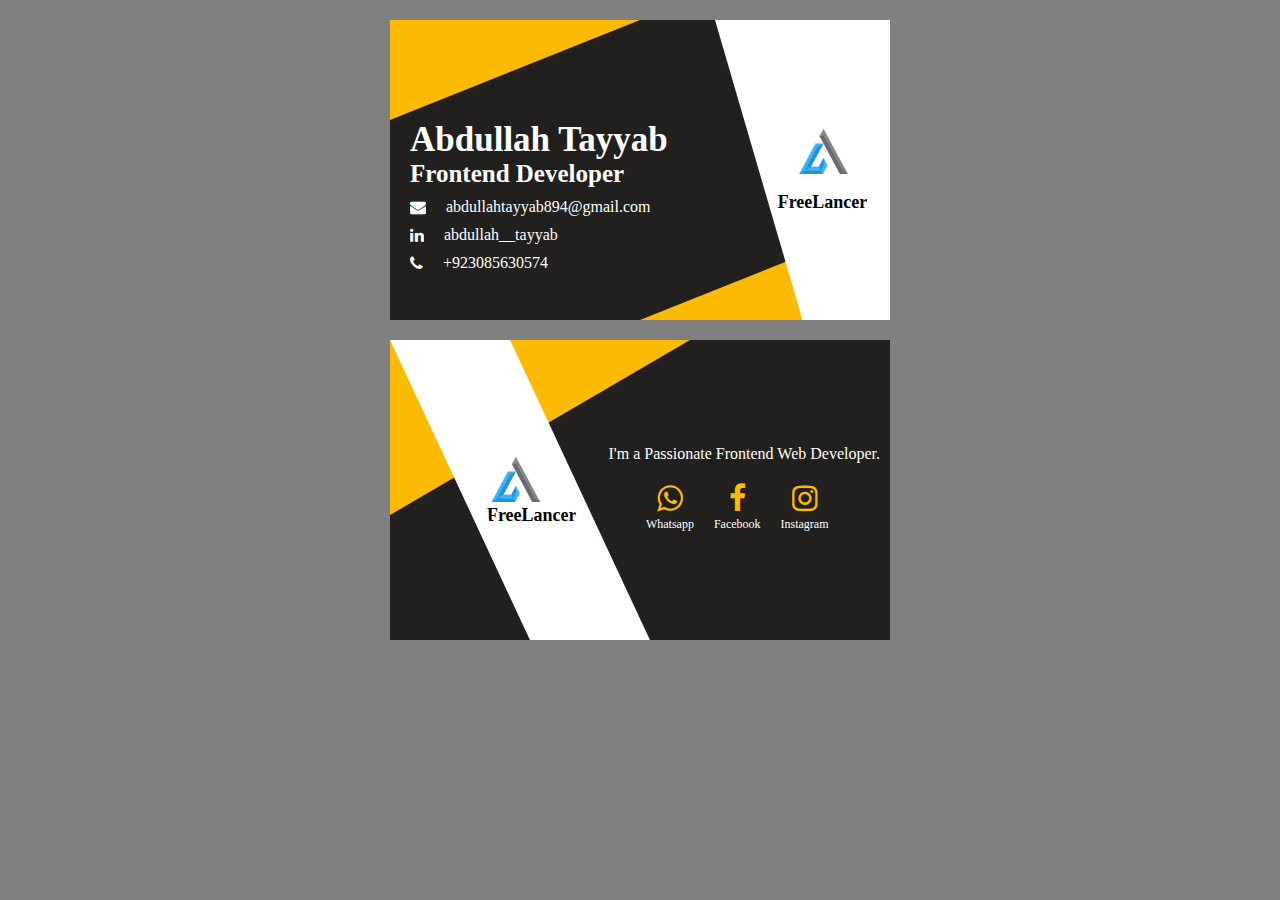
<file: day 1-businessCard-HtmlCss/index.html>
<!DOCTYPE html>
<html lang="en">

<head>
    <meta charset="UTF-8">
    <meta name="viewport" content="width=device-width, initial-scale=1.0">
    <link rel="stylesheet" href="styles.css">
    <link rel="stylesheet" href="https://cdnjs.cloudflare.com/ajax/libs/font-awesome/4.7.0/css/font-awesome.min.css">
    <title>Business Card</title>
</head>

<body>
    <div class="card-front-side">
        <div class="content">
            <h1>Abdullah Tayyab</h1>
            <h2>Frontend Developer</h2>
            <div>
                <i class="fa fa-envelope"></i>
                <p>abdullahtayyab894@gmail.com</p>
            </div>
            <div>
                <i class="fa fa-linkedin"></i>
                <p>abdullah__tayyab</p>
            </div>
            <div>
                <i class="fa fa-phone"></i>
                <p>+923085630574</p>
            </div>
        </div>
        <div class="left-card"></div>
        <div class="right-card"></div>
        <div class="top-card">
            <div>
                <img src="./logo.png" alt="logo" />
                <h1>FreeLancer</h1>
            </div>
        </div>
    </div>
    <div class="card-back-side">
        <div class="left-side"></div>
        <div class="top-side">
            <div>
                <img src="./logo.png" alt="logo" />
                <h1>FreeLancer</h1>
            </div>
        </div>
        <div class="back-side-content">
            <p>I'm a Passionate Frontend Web Developer.</p>
            <div class="social-icon">
                <div>
                    <i class="fa fa-whatsapp"></i>
                    <p>Whatsapp</p>
                </div>
                <div>
                    <i class="fa fa-facebook"></i>
                    <p>Facebook</p>
                </div>
                <div>
                    <i class="fa fa-instagram"></i>
                    <p>Instagram</p>
                </div>
            </div>
        </div>
    </div>
</body>
</file>
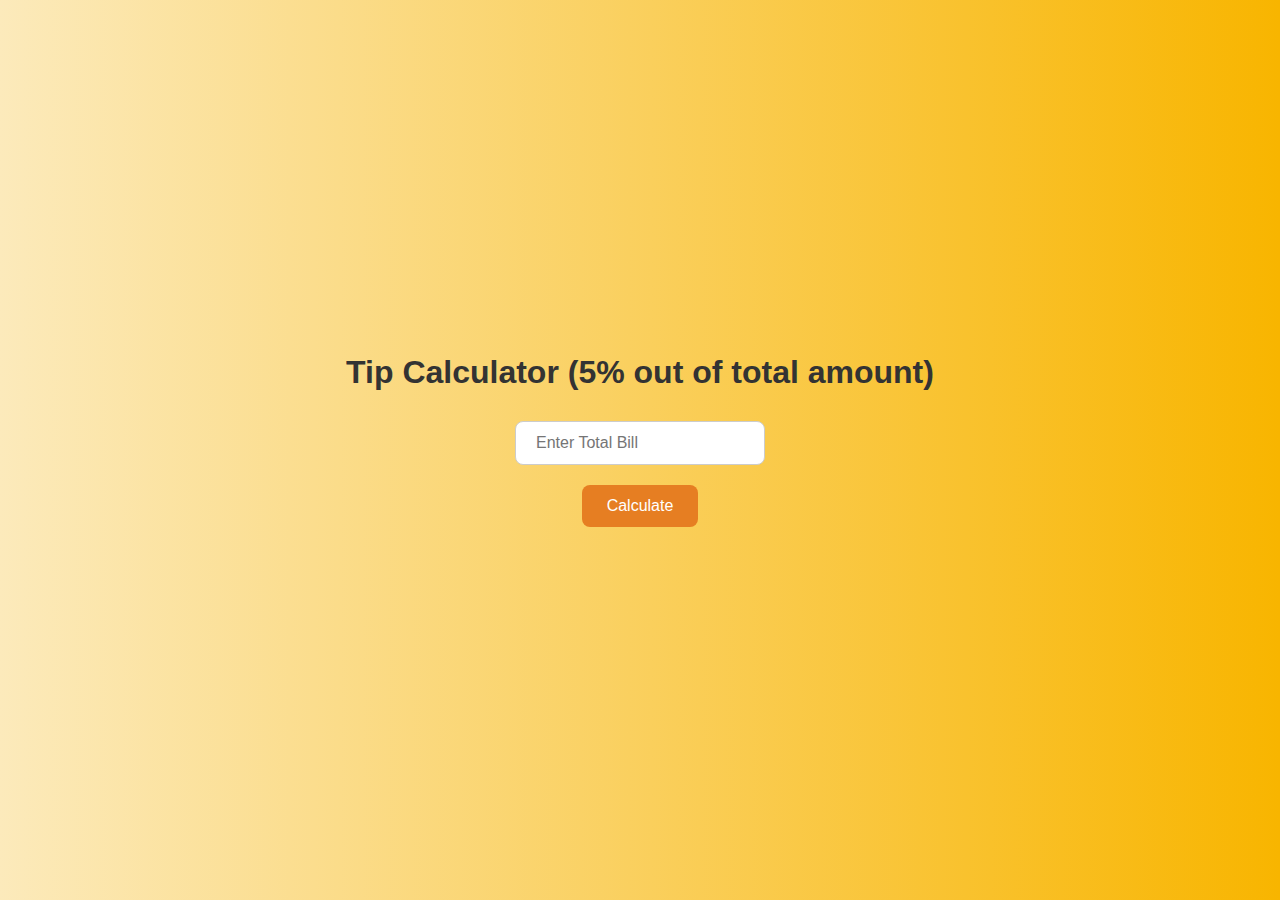
<file: day 10-tipCalculator-HtmlCssJs/index.html>
<!DOCTYPE html>
<html lang="en">
<head>
    <meta charset="UTF-8">
    <meta name="viewport" content="width=device-width, initial-scale=1.0">
    <title>Tip Calculator</title>
    <link rel="stylesheet" href="style.css">
</head>
<body>
    <h1>Tip Calculator (5% out of total amount)</h1>
    <input type="number" placeholder="Enter Total Bill" id="amount">
    <button onclick="calculate()">Calculate</button>
    <p id="output"></p>
    <script src="script.js"></script>
</body>
</html>
</file>
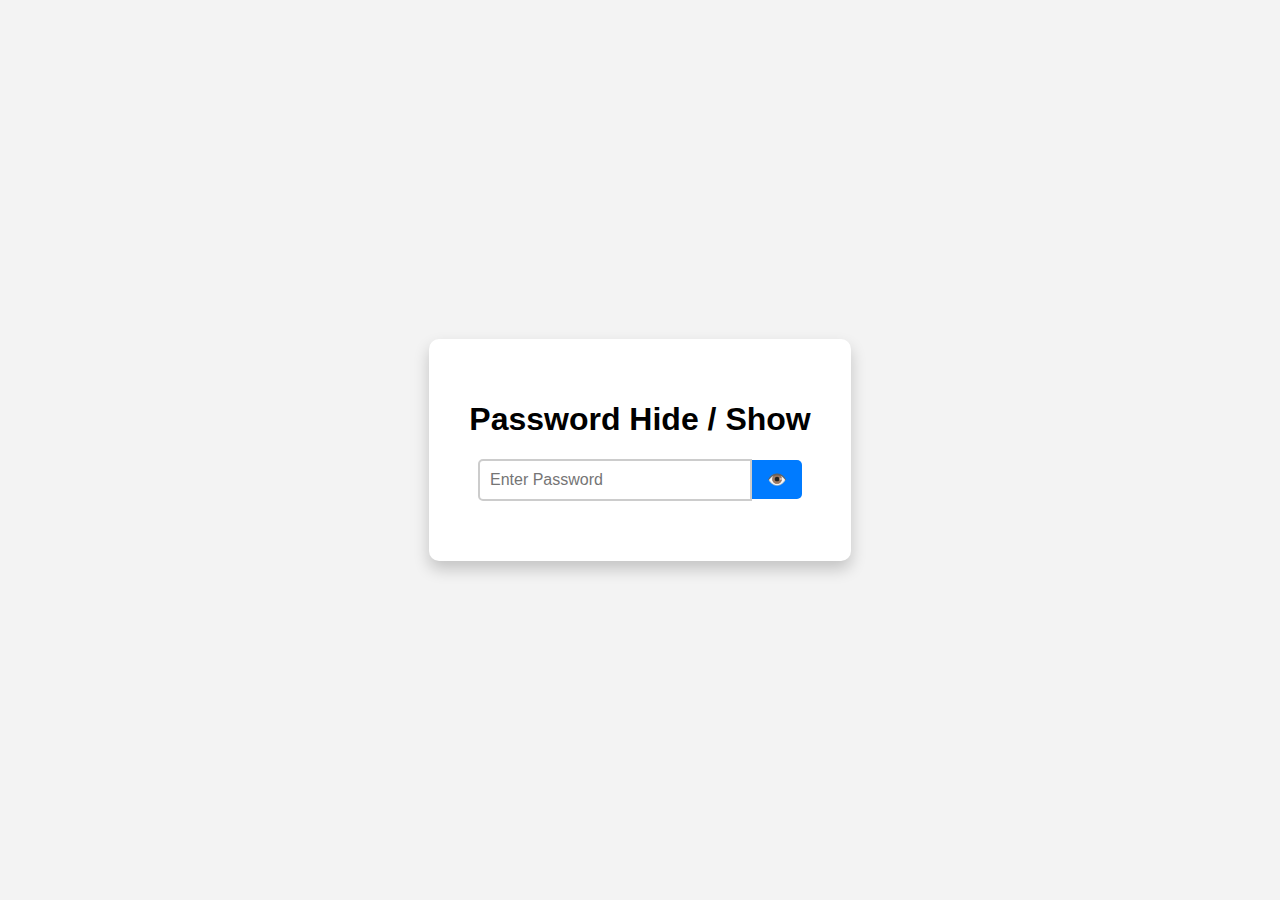
<file: day 11-passwordHideUnhide-HtmlCssJs/index.html>
<!DOCTYPE html>
<html lang="en">
<head>
  <meta charset="UTF-8" />
  <meta name="viewport" content="width=device-width, initial-scale=1.0"/>
  <title>Password Hide / Unhide</title>
  <link rel="stylesheet" href="style.css" />
</head>
<body>

  <div class="container">
    <h1>Password Hide / Show</h1>
    <div class="input-group">
      <input type="password" placeholder="Enter Password" id="input" />
      <button onclick="password()">👁️</button>
    </div>
    <h2 id="notification"></h2>
  </div>

  <script src="script.js"></script>
</body>
</html>
</file>
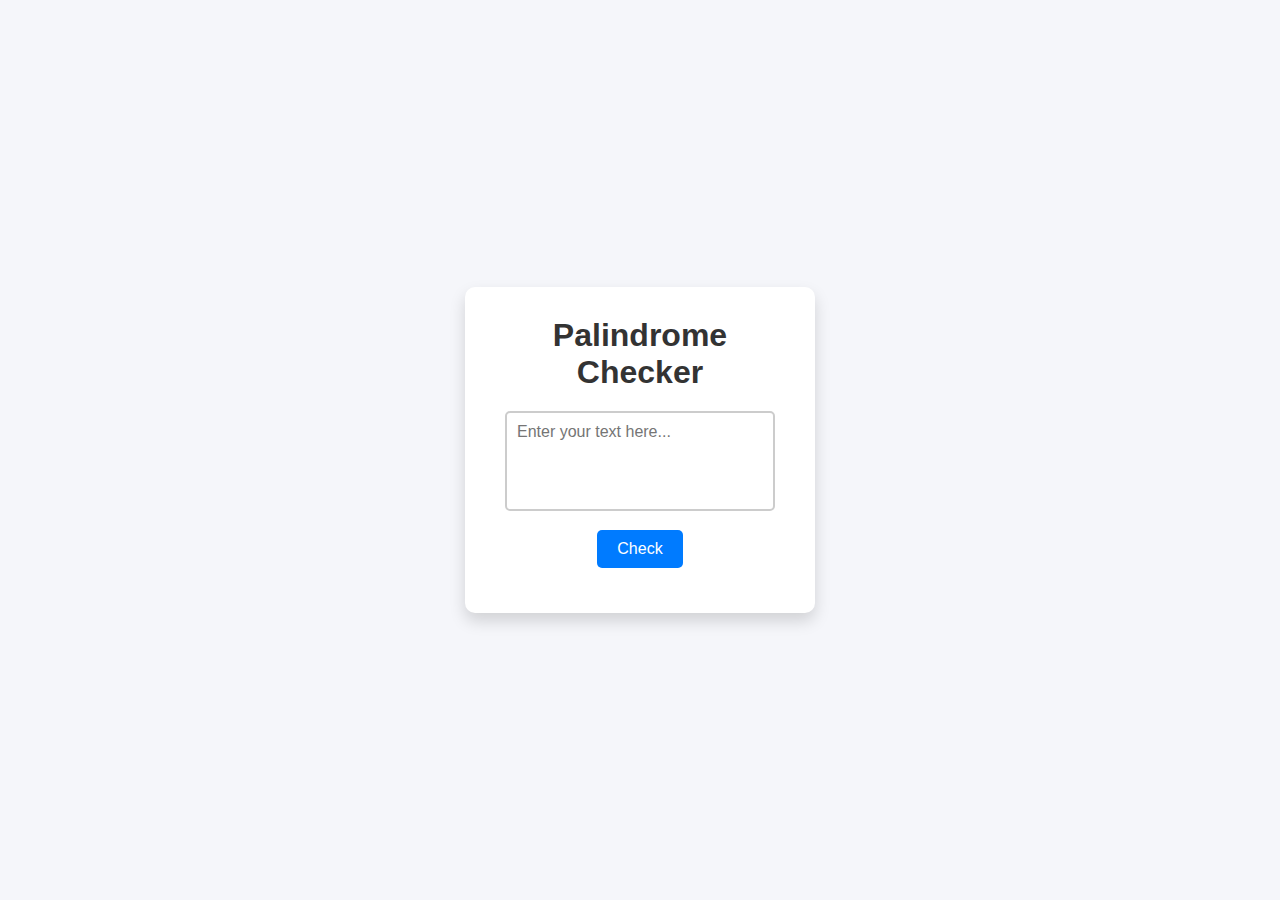
<file: day 12-palindromeChecker-HtmlCssJs/index.html>
<!DOCTYPE html>
<html lang="en">
<head>
  <meta charset="UTF-8" />
  <meta name="viewport" content="width=device-width, initial-scale=1.0"/>
  <title>Palindrome Checker</title>
  <link rel="stylesheet" href="style.css" />
</head>
<body>

  <div class="container">
    <h1>Palindrome Checker</h1>
    <textarea id="text" placeholder="Enter your text here..."></textarea>
    <button onclick="checkPalindrome()">Check</button>
    <p id="output"></p>
  </div>

  <script src="script.js"></script>
</body>
</html>
</file>
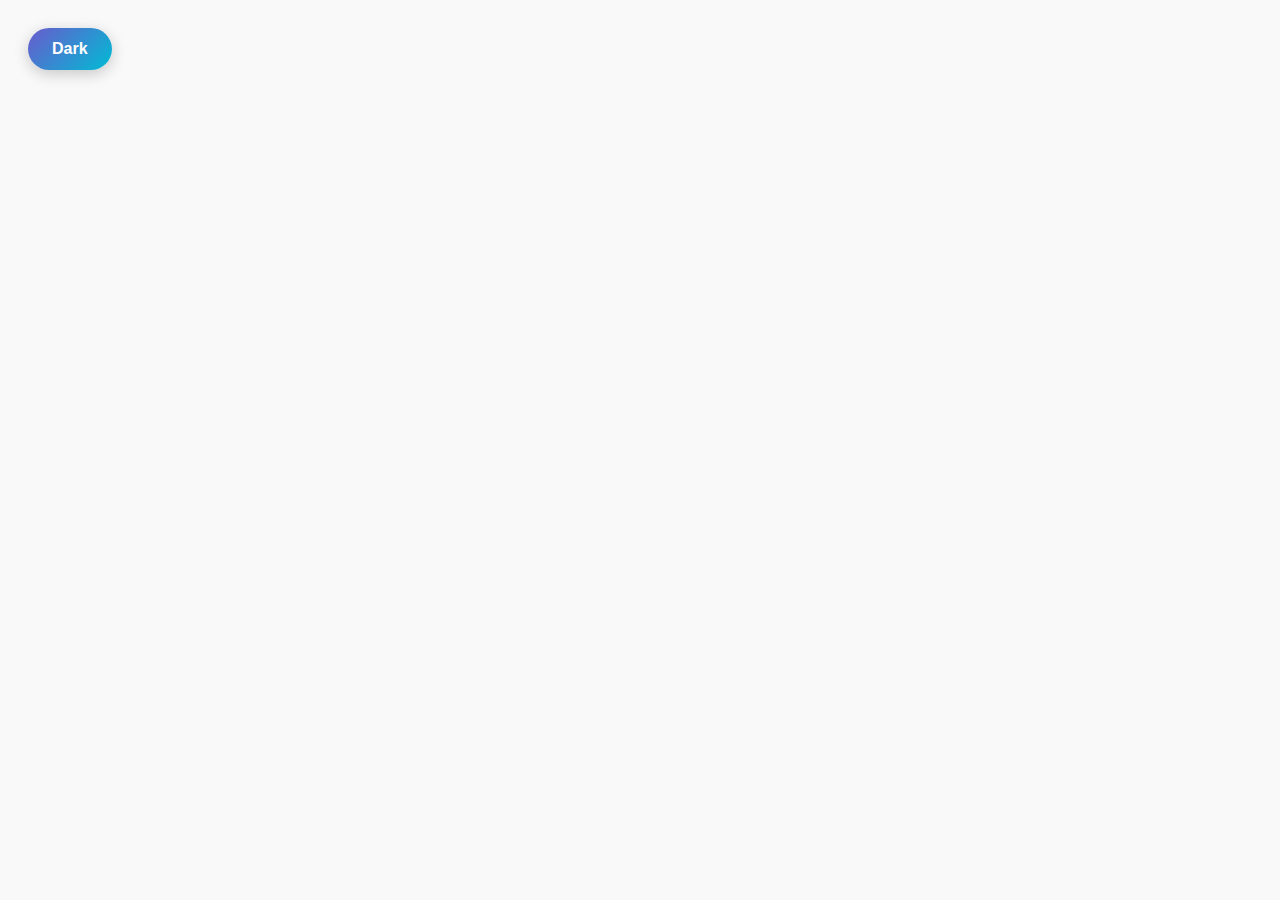
<file: day 13-darkAndLightModetoggle-HtmlCssJs/index.html>
<!DOCTYPE html>
<html lang="en">
<head>
  <meta charset="UTF-8">
  <meta name="viewport" content="width=device-width, initial-scale=1.0">
  <title>Dark Light Mode</title>
  <link rel="stylesheet" href="style.css">
</head>
<body id="body" class="light">
  <button onclick="toggleMode()" id="btn">Dark</button>
  <script src="script.js"></script>
</body>
</html>
</file>
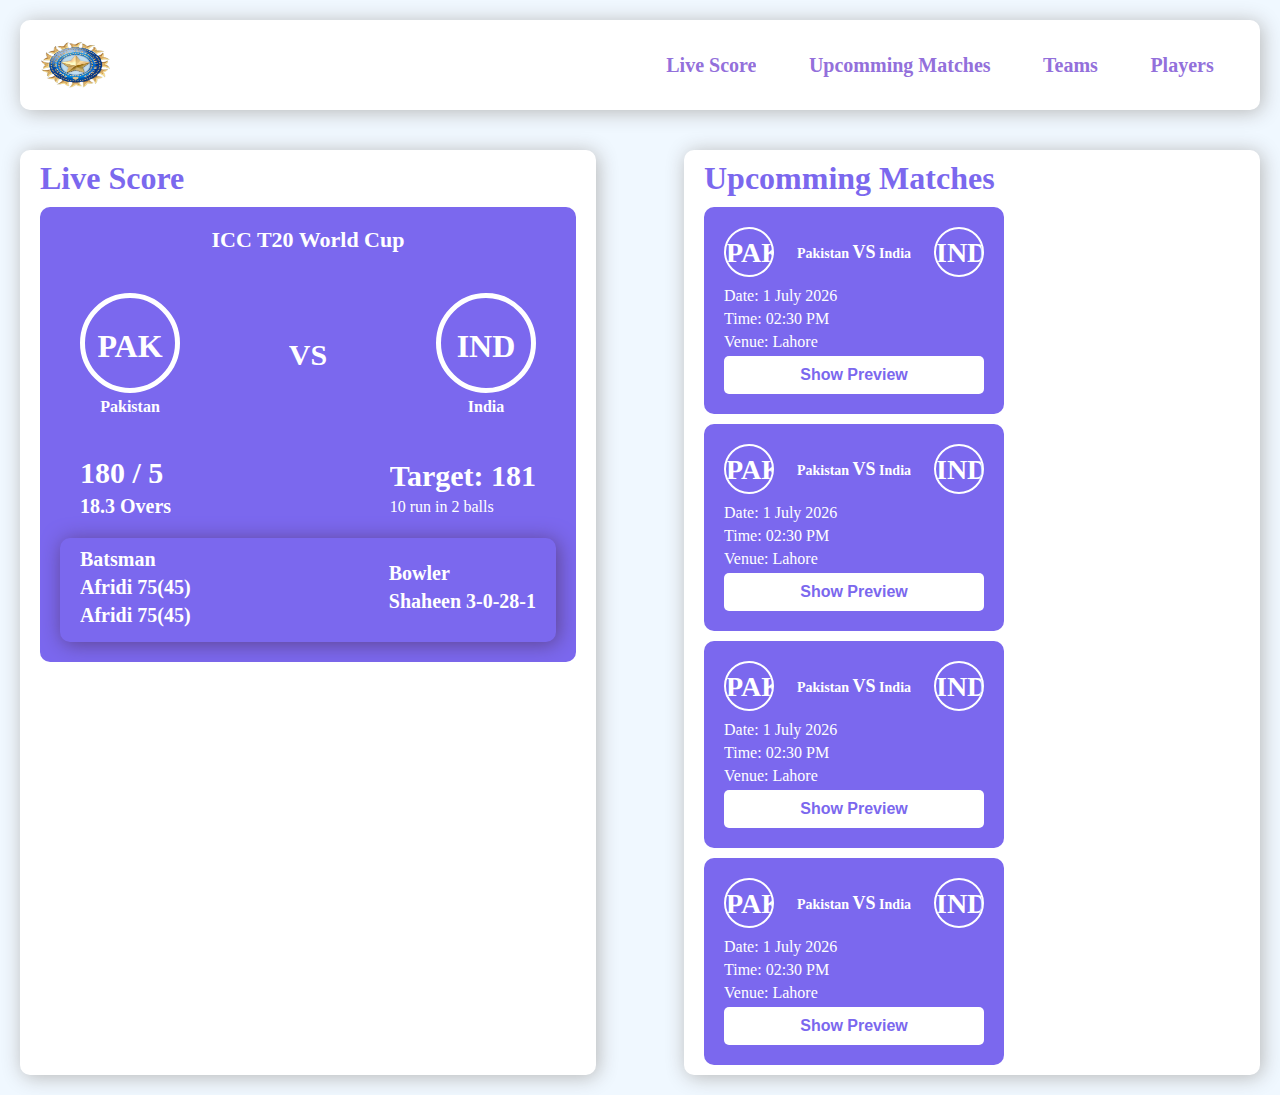
<file: day 2-landingPage-HtmlCss/index.html>
<!DOCTYPE html>
<html lang="en">

<head>
    <meta charset="UTF-8">
    <meta name="viewport" content="width=device-width, initial-scale=1.0">
    <title>Cricket managment system</title>
    <link rel="stylesheet" href="styles.css">
</head>

<body>
    <nav class="navbar">
        <img src="./logo.png" alt="Logo" />
        <ul>
            <li>Live Score</li>
            <li>Upcomming Matches</li>
            <li>Teams</li>
            <li>Players</li>
        </ul>
    </nav>
    <section class="match-container">
        <!-- live score  -->
        <section class="live-score">
            <h1>Live Score</h1>
            <div class="teams-container">
                <h2>ICC T20 World Cup</h2>
                <div class="teams">
                    <div>
                        <h1>PAK</h1>
                        <strong>Pakistan</strong>
                    </div>
                    <div>
                        <span class="vs">VS</span>
                    </div>
                    <div>
                        <h1>IND</h1>
                        <strong>India</strong>
                    </div>
                </div>
                <div class="overview">
                    <div>
                        <h1>180 / 5</h1>
                        <h2>18.3 Overs</h2>
                    </div>
                    <div>
                        <h1>Target: 181</h1>
                        <p>10 run in 2 balls</p>
                    </div>
                </div>
                <div class="players">
                    <div>
                        <h1>Batsman</h1>
                        <h1>Afridi 75(45)</h1>
                        <h1>Afridi 75(45)</h1>
                    </div>
                    <div>
                        <h1>Bowler</h1>
                        <h1>Shaheen 3-0-28-1</h1>
                    </div>
                </div>
            </div>
        </section>

        <!-- upcomming matches  -->

        <section class="matches">
            <h1>Upcomming Matches</h1>
            <div>
                <div class="team">
                    <div class="teams-name">
                        <h1>PAK</h1>
                        <h2>Pakistan <span>VS</span> India</h2>
                        <h1>IND</h1>
                    </div>
                    <div class="match-detail">
                        <p>Date: 1 July 2026</p>
                        <p>Time: 02:30 PM</p>
                        <p>Venue: Lahore</p>
                        <button>Show Preview</button>
                    </div>
                </div>
                <div class="team">
                    <div class="teams-name">
                        <h1>PAK</h1>
                        <h2>Pakistan <span>VS</span> India</h2>
                        <h1>IND</h1>
                    </div>
                    <div class="match-detail">
                        <p>Date: 1 July 2026</p>
                        <p>Time: 02:30 PM</p>
                        <p>Venue: Lahore</p>
                        <button>Show Preview</button>
                    </div>
                </div>
                <div class="team">
                    <div class="teams-name">
                        <h1>PAK</h1>
                        <h2>Pakistan <span>VS</span> India</h2>
                        <h1>IND</h1>
                    </div>
                    <div class="match-detail">
                        <p>Date: 1 July 2026</p>
                        <p>Time: 02:30 PM</p>
                        <p>Venue: Lahore</p>
                        <button>Show Preview</button>
                    </div>
                </div>
                <div class="team">
                    <div class="teams-name">
                        <h1>PAK</h1>
                        <h2>Pakistan <span>VS</span> India</h2>
                        <h1>IND</h1>
                    </div>
                    <div class="match-detail">
                        <p>Date: 1 July 2026</p>
                        <p>Time: 02:30 PM</p>
                        <p>Venue: Lahore</p>
                        <button>Show Preview</button>
                    </div>
                </div>
            </div>
        </section>
    </section>
</body>

</html>
</file>
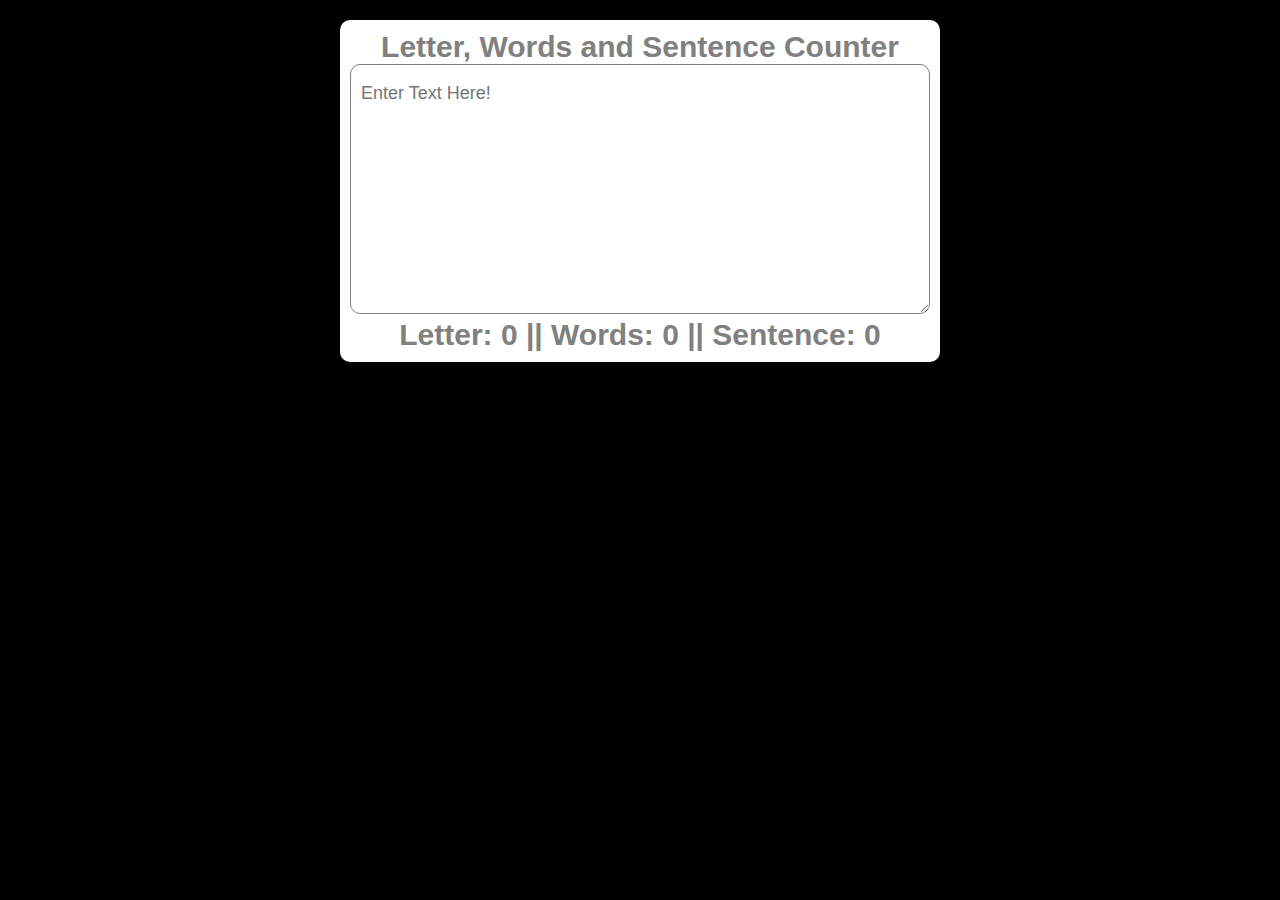
<file: day 4-WordCounter-HtmlCssJs/index.html>
<!DOCTYPE html>
<html lang="en">

<head>
    <meta charset="UTF-8">
    <meta name="viewport" content="width=device-width, initial-scale=1.0">
    <title>Word Counter</title>
    <link rel="stylesheet" href="style.css">
</head>

<body>
    <div class="container">
        <h1>Letter, Words and Sentence Counter</h1>
        <textarea name="" id="input" placeholder="Enter Text Here!" required></textarea>
        <h1 id="output">Letter: 0 || Words: 0 || Sentence: 0</h1>
    </div>
    <script src="script.js"></script>
</body>

</html>
</file>
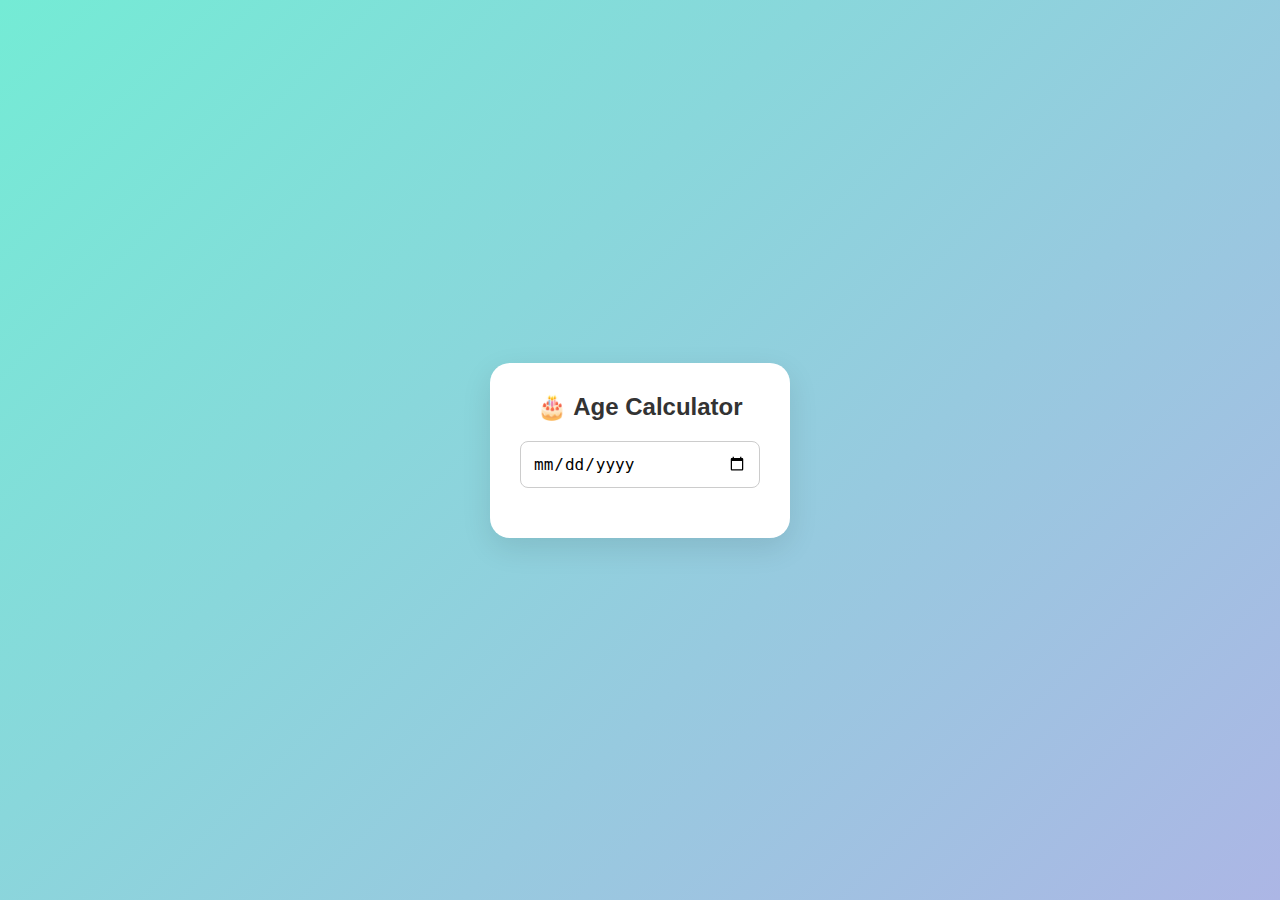
<file: day 5-ageCalculator-HtmlCssJs/index.html>
<!DOCTYPE html>
<html lang="en">
<head>
    <meta charset="UTF-8">
    <meta name="viewport" content="width=device-width, initial-scale=1.0">
    <title>Age Calculator</title>
    <link rel="stylesheet" href="style.css">
</head>
<body>
    <div class="container">
        <h2>🎂 Age Calculator</h2>
        <input type="date" id="input" required>
        <p id="output"></p>
    </div>
    <script src="script.js"></script>
</body>

</html>
</file>
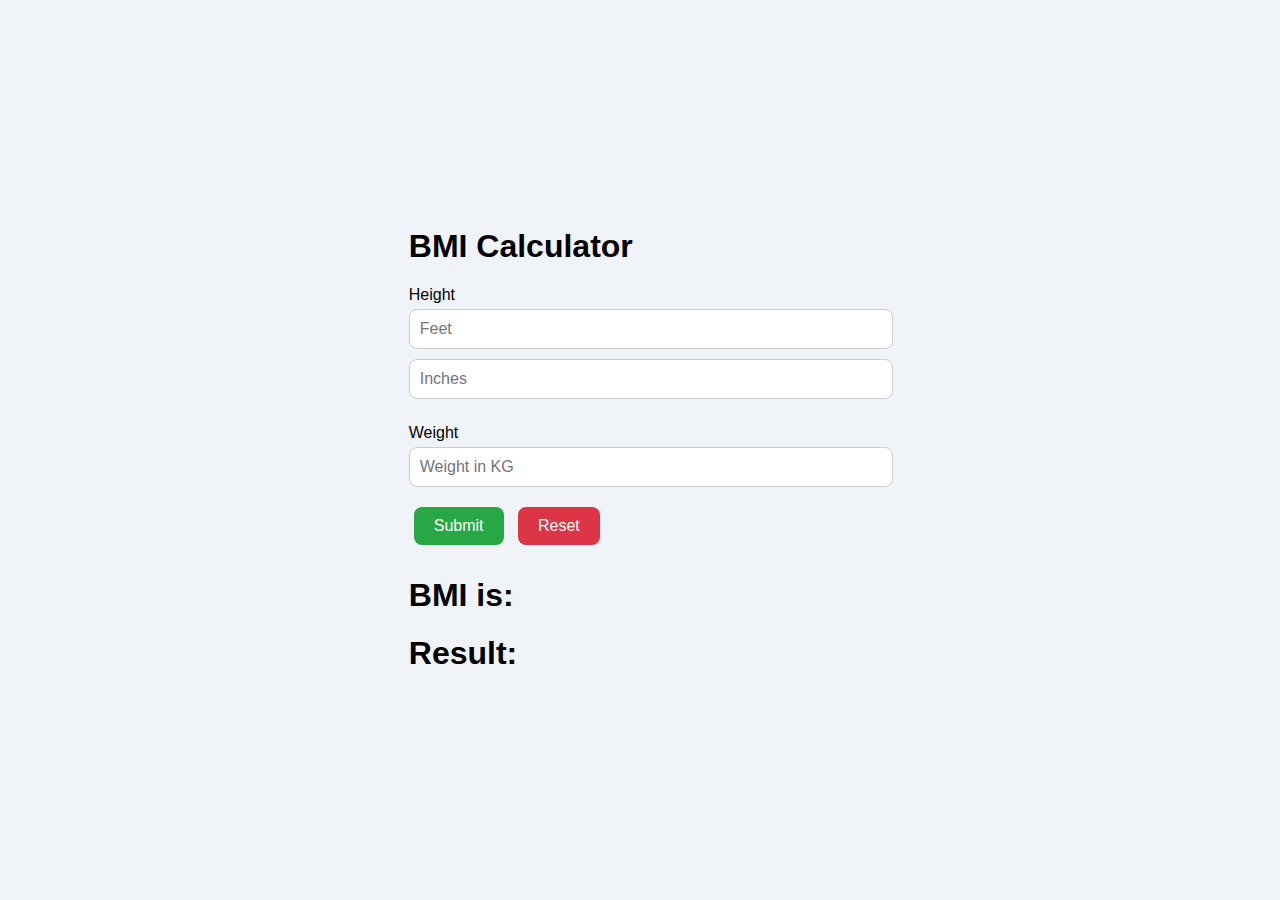
<file: day 6-bmiCalculator-HtmlCssJs/index.html>
<!DOCTYPE html>
<html lang="en">

<head>
    <meta charset="UTF-8">
    <meta name="viewport" content="width=device-width, initial-scale=1.0">
    <title>BMI Calculator</title>
    <link rel="stylesheet" href="style.css">
</head>

<body>
    <div>
        <h1>BMI Calculator</h1>
        <form action="" id="bmi-form">
            <div>
                <div>
                    <label for="">Height</label>
                    <input type="number" placeholder="Feet" id="feet" autocomplete="off">
                    <input type="number" placeholder="Inches" id="inches" autocomplete="off">
                </div>
                <div>
                    <label for="">Weight</label>
                    <input type="text" placeholder="Weight in KG" id="kg" autocomplete="off">
                </div>
            </div>
            <button type="submit">Submit</button>
            <button type="button" onclick="resetForm()">Reset</button>
        </form>
        <h1 id="output1">BMI is: </h1>
        <h1 id="output2">Result: </h1>
    </div>
    <script src="script.js"></script>
</body>
</html>
</file>
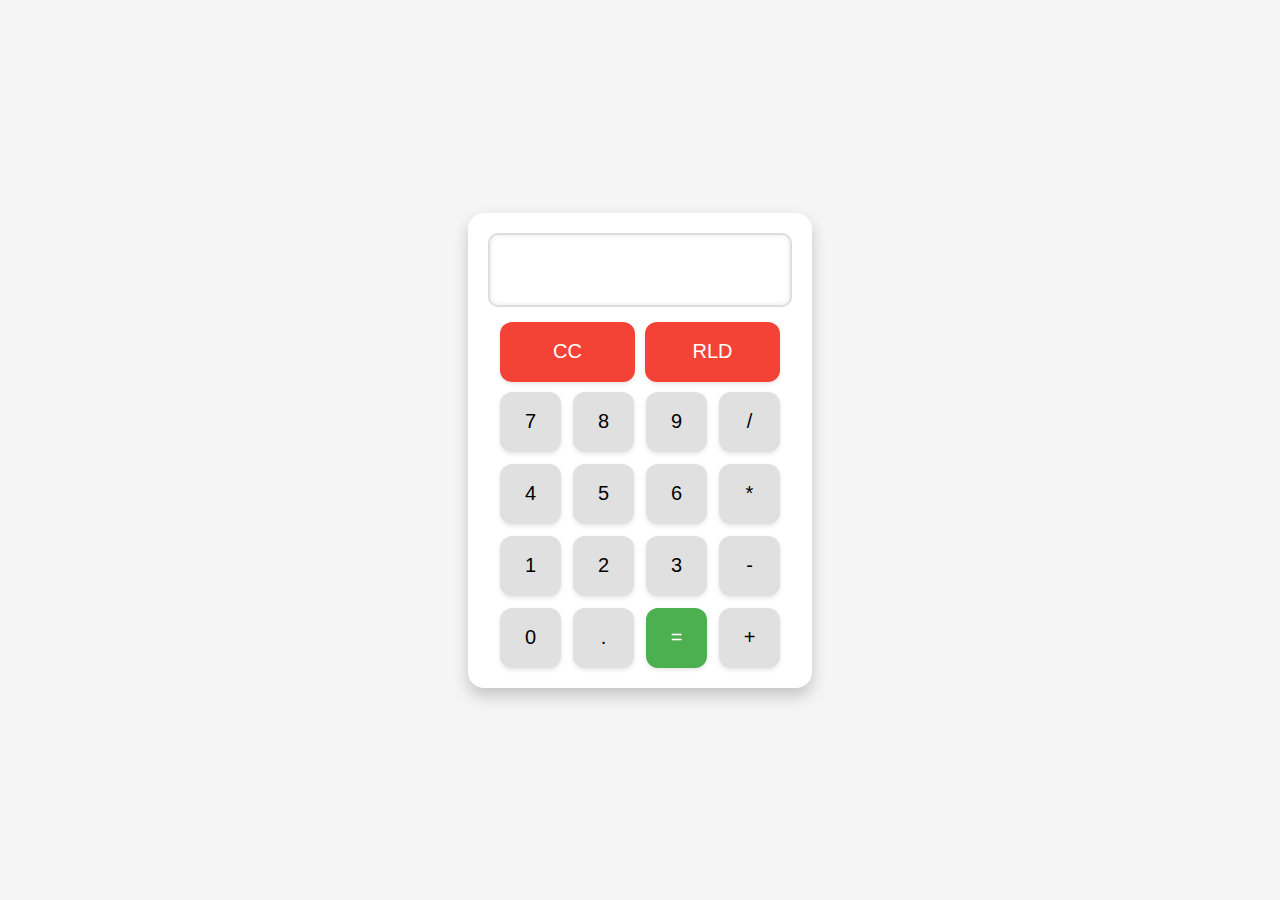
<file: day 7-simpleCalculator-HtmlCssJs/index.html>
<!DOCTYPE html>
<html lang="en">

<head>
    <meta charset="UTF-8">
    <meta name="viewport" content="width=device-width, initial-scale=1.0">
    <title>Calculator</title>
    <link rel="stylesheet" href="style.css">
</head>

<body>
    <div class="calculator">
        <input type="text" id="output-screen" readonly />
        <div class="top-buttons">
            <button onclick="clearScreen()">CC</button>
            <button onclick="removeLastDigit()">RLD</button>
        </div>
        <div class="buttons">
            <button onclick="append('7')">7</button>
            <button onclick="append('8')">8</button>
            <button onclick="append('9')">9</button>
            <button onclick="append('/')">/</button>

            <button onclick="append('4')">4</button>
            <button onclick="append('5')">5</button>
            <button onclick="append('6')">6</button>
            <button onclick="append('*')">*</button>

            <button onclick="append('1')">1</button>
            <button onclick="append('2')">2</button>
            <button onclick="append('3')">3</button>
            <button onclick="append('-')">-</button>

            <button onclick="append('0')">0</button>
            <button onclick="append('.')">.</button>
            <button onclick="calculate()">=</button>
            <button onclick="append('+')">+</button>
        </div>
    </div>
    <script src="script.js"></script>
</body>

</html>
</file>
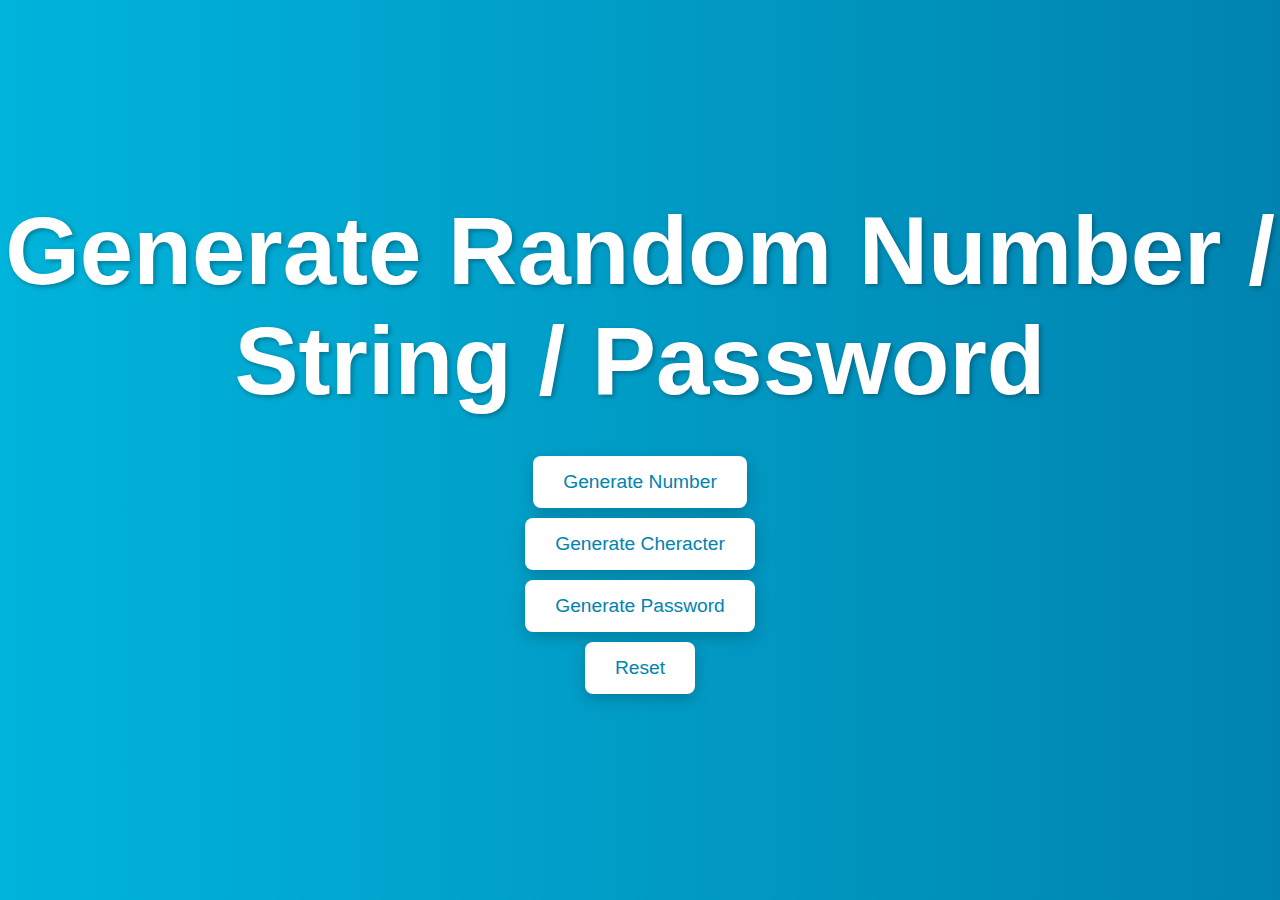
<file: day 8-randomNumberGenerator-HtmlCssJs/index.html>
<!DOCTYPE html>
<html lang="en">
<head>
    <meta charset="UTF-8">
    <meta name="viewport" content="width=device-width, initial-scale=1.0">
    <title>Random Number / String / Password Generator</title>
    <link rel="stylesheet" href="style.css">
</head>
<body>
    <h1 id="output">Generate Random Number / String / Password</h1>
    <button id="generate" onclick="generateRandomNumber()">Generate Number</button>
    <button id="generate" onclick="generateRandomString()">Generate Cheracter</button>
    <button id="generate" onclick="generatePassword()">Generate Password</button>
    <button id="generate" onclick="reset()">Reset</button>
    <script src="script.js"></script>
</body>
</html>
</file>
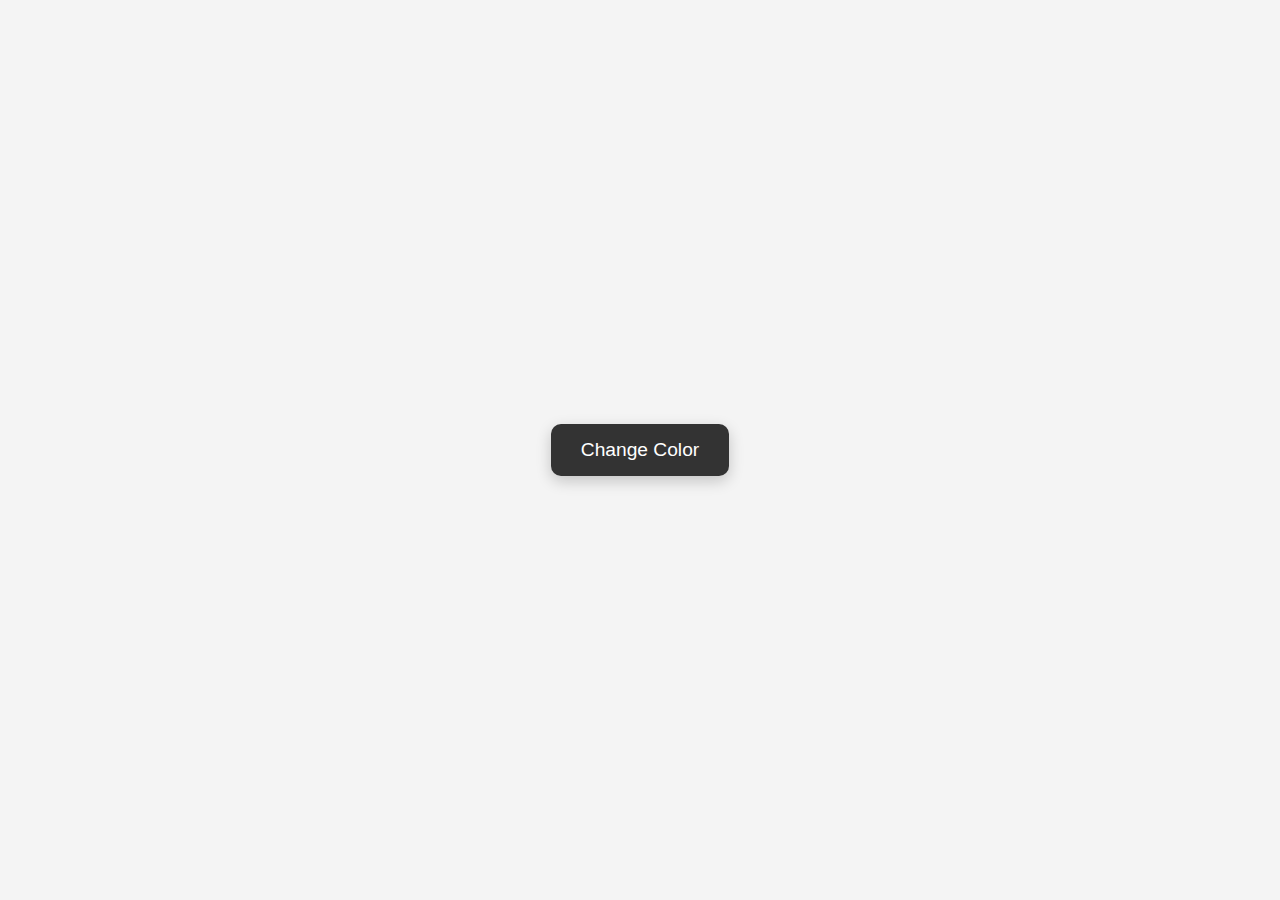
<file: day 9-backgroundColorChanger-HtmlCssJs/index.html>
<!DOCTYPE html>
<html lang="en">
<head>
    <meta charset="UTF-8">
    <meta name="viewport" content="width=device-width, initial-scale=1.0">
    <title>Background Color Changer</title>
    <link rel="stylesheet" href="style.css">
</head>
<body>
    <button onclick="bgColorChanger()">Change Color</button>
    <script src="script.js"></script>
</body>
</html>
</file>
<file: day 1-businessCard-HtmlCss/styles.css>
* {
    padding: 0;
    margin: 0;
    box-sizing: border-box;
    overflow: hidden;
    font-family: sans-serif, ;
}

body {
    width: 100vh;
    height: 100vh;
    background-color: gray;
    display: flex;
    margin: auto;
    align-items: center;
    flex-direction: column;
    gap: 20px;
    padding-top: 20px;
}

/* front side of card  */

.card-front-side {
    position: relative;
    background-color: rgb(33, 32, 30);
    width: 500px;
    height: 300px;
    z-index: 1;
    box-sizing: border-box;
    /* display: none; */
}

.content {
    color: white;
    position: absolute;
    top: 100px;
    left: 20px;
}

.content>h1 {
    font-size: 35px;
    font-weight: 800;
}

.content>h2 {
    font-size: 25px;
    font-weight: 800;
}

.content>div {
    width: 250px;
    display: flex;
    gap: 20px;
    align-items: center;
    margin: 10px 0px;
}

.left-card,
.right-card {
    position: absolute;
    clip-path: polygon(100% 100%, 100% 0%, 0% 100%);
    width: 250px;
    height: 100px;
    z-index: 2;
    background-color: rgb(252, 186, 3);
}

.left-card {
    top: 0;
    left: 0;
    transform: rotate(180deg);
}

.right-card {
    bottom: 0;
    right: 0;
}

.top-card {
    position: absolute;
    right: 0;
    bottom: 0;
    width: 175px;
    height: 300px;
    background-color: white;
    clip-path: polygon(0% 0%,
            100% 0%,
            100% 100%,
            50% 100%);
    z-index: 3;
    display: flex;
    align-items: center;
}

.top-card>div {
    margin: auto;
    padding-left: 40px;
}

.top-card>div>img {
    width: 50px;
    height: 50px;
    display: flex;
    margin: auto;
    margin-bottom: 15px;
}

.top-card>div>h1 {
    font-size: 18px;
    font-weight: 600;
    text-align: center;
}

/* back side of card  */

.card-back-side {
    position: relative;
    background-color: rgb(33, 32, 30);
    width: 500px;
    height: 300px;
    z-index: 1;
    box-sizing: border-box;
}

.left-side {
    width: 300px;
    height: 175px;
    position: absolute;
    top: 0;
    left: 0;
    clip-path: polygon(100% 100%, 100% 0%, 0% 100%);
    transform: rotate(180deg);
    background-color: rgb(252, 186, 3);
    z-index: 2;
}

.top-side {
    position: absolute;
    left: 0;
    height: 300px;
    width: 120px;
    margin-left: 70px;
    transform: skew(25deg);
    background-color: white;
    z-index: 3;
    display: flex;
    align-items: center;
}

.top-side>div{
    margin: auto;
}

.top-side>div>img{
    width: 50px;
    height: 50px;
    display: flex;
    margin: auto;
    transform: skew(-25deg);
}
.top-side>div>h1{
    font-size: 18px;
    font-weight: 800;
    text-align: center;
    transform: skew(-25deg);
}

.back-side-content{
    color: white;
    z-index: 4;
position: absolute;
right: 0;
top: 35%;
}

.back-side-content>p{
    padding-right: 10px;
}

.social-icon{
    width: 220px;
    display: flex;
    justify-content:flex-end;
    margin-top: 20px;
    gap: 20px;
    text-align: center;
}

.social-icon>div>i{
    color: rgb(252, 186, 3);
    font-size: 30px;
}

.social-icon>div>p{
    font-size: 12px;
}
</file>
<file: day 11-passwordHideUnhide-HtmlCssJs/style.css>
body {
  margin: 0;
  padding: 0;
  font-family: Arial, sans-serif;
  background-color: #f3f3f3;
  height: 100vh;
  display: flex;
  justify-content: center;
  align-items: center;
}

.container {
  text-align: center;
  background: white;
  padding: 40px;
  border-radius: 10px;
  box-shadow: 0 8px 16px rgba(0, 0, 0, 0.2);
}

.input-group {
  display: flex;
  justify-content: center;
  align-items: center;
  margin-top: 20px;
}

input[type="password"],
input[type="text"] {
  padding: 10px;
  width: 250px;
  font-size: 16px;
  border: 2px solid #ccc;
  border-radius: 5px 0 0 5px;
  outline: none;
}

button {
  padding: 10px 15px;
  font-size: 16px;
  background-color: #007bff;
  border: none;
  color: white;
  cursor: pointer;
  border-radius: 0 5px 5px 0;
  transition: 0.3s;
}

button:hover {
  background-color: #0056b3;
}

#notification {
  color: red;
  margin-top: 15px;
}
</file>
<file: day 12-palindromeChecker-HtmlCssJs/style.css>
* {
  box-sizing: border-box;
  margin: 0;
  padding: 0;
  font-family: Arial, sans-serif;
}

body {
  background-color: #f5f6fa;
  height: 100vh;
  display: flex;
  justify-content: center;
  align-items: center;
}

.container {
  background-color: white;
  padding: 30px 40px;
  border-radius: 10px;
  box-shadow: 0 8px 16px rgba(0, 0, 0, 0.15);
  text-align: center;
  width: 350px;
}

h1 {
  margin-bottom: 20px;
  color: #333;
}

textarea {
  width: 100%;
  height: 100px;
  padding: 10px;
  font-size: 16px;
  resize: none;
  border: 2px solid #ccc;
  border-radius: 5px;
  margin-bottom: 15px;
}

button {
  background-color: #007bff;
  color: white;
  border: none;
  padding: 10px 20px;
  font-size: 16px;
  border-radius: 5px;
  cursor: pointer;
  transition: background-color 0.3s ease;
}

button:hover {
  background-color: #0056b3;
}

#output {
  margin-top: 15px;
  font-weight: bold;
  font-size: 18px;
  color: #444;
}
</file>
<file: day 13-darkAndLightModetoggle-HtmlCssJs/style.css>
body.light {
  background: #f9f9f9;
  color: #222;
  font-family: "Poppins", sans-serif;
  transition: background 0.4s, color 0.4s;
}
body.dark {
  background: #1e1e1e;
  color: #f1f1f1;
}

#btn {
  padding: 12px 24px;
  font-size: 16px;
  border: none;
  border-radius: 30px;
  cursor: pointer;
  margin: 20px;
  background: linear-gradient(135deg, #6a5acd, #00bcd4);
  color: white;
  font-weight: 600;
  box-shadow: 0 4px 15px rgba(0, 0, 0, 0.2);
  transition: all 0.3s ease;
}

#btn:hover {
  transform: scale(1.05);
  box-shadow: 0 6px 20px rgba(0, 0, 0, 0.3);
}
</file>
<file: day 2-landingPage-HtmlCss/styles.css>
* {
    padding: 0;
    margin: 0;
    overflow: hidden;
    box-sizing: border-box;
}

body {
    background-color: aliceblue;
}

.navbar {
    display: flex;
    justify-content: space-between;
    align-items: center;
    background-color: white;
    color: mediumpurple;
    margin: 20px;
    padding: 10px 20px;
    border-radius: 10px;
    box-shadow: 2px 2px 20px rgb(182, 182, 182);
}

.navbar>img {
    width: 70px;
    height: 70px;
}

.navbar>ul {
    width: 600px;
    display: flex;
    justify-content: space-around;
    font-size: 20px;
    font-weight: 800;
}

.navbar>ul>li:hover {
    cursor: pointer;
    color: mediumslateblue;
    transition: 0.5s ease-in-out;
}

.match-container{
    display: flex;
    justify-content: space-between;
}
.match-container>section{
    width: 45%;
}
/* live score  */

.live-score {
    margin: auto;
    margin: 20px;
    padding: 10px 20px;
    border-radius: 10px;
    box-shadow: 2px 2px 20px rgb(182, 182, 182);
    background-color: white;
}

.live-score>h1 {
    color: mediumslateblue;
}

.teams-container {
    background-color: mediumslateblue;
    color: white;
    padding: 20px;
    border-radius: 10px;
    margin-top: 10px;
}

.teams-container>h2 {
    text-align: center;
    font-size: 22px;
}
.teams,.players,.overview{
    display: flex;
    justify-content: space-between;
    align-items: center;
    text-align: left;
    padding: 20px;
}
.teams {
    text-align: center;
    font-size: 16px;
    font-weight: 800;
    margin-top: 20px;
}

.teams>div>h1 {
    width: 100px;
    height: 100px;
    border-radius: 50%;
    border: 5px solid white;
    text-align: center;
    line-height: 6rem;
    margin-bottom: 5px;
}

.vs{
    font-size: 30px;
    font-weight: 800;
}

.overview>div>h1 {
    font-size: 30px;
    font-weight: 800;
    padding-bottom: 5px;
    text-align: left;
}

.overview>div>h2 {
    font-size: 20px;
}

.players {
    background-color: mediumslateblue;
    box-shadow: 2px 2px 20px rgb(93, 68, 142);
    padding: 10px 20px;
    border-radius: 10px;
}

.players>div>h1 {
    font-size: 20px;
    padding-bottom: 5px;
}

/* Upcomming matches  */
.matches{
    background-color: white;
    box-shadow: 2px 2px 20px rgb(182, 182, 182);
    padding: 10px 20px;
    margin: 20px;
    border-radius: 10px;
}
.matches>h1{
    color: mediumslateblue;
    padding-bottom: 10px;
}

.matches>div{
    display: flex;
    justify-content: space-between;
    flex-wrap: wrap;
    gap: 10px;
}
.team{
    width: 300px;
    background-color: mediumslateblue;
    color: white;
    padding: 20px;
    border-radius: 10px;
}

.teams-name{
    display: flex;
    justify-content: space-between;
    align-items: center;
    font-size: 14px;
    margin-bottom: 10px;
}
.teams-name>h1{
    width: 50px;
    height: 50px;
    border-radius: 50%;
    text-align: center;
    border: 2px solid white;
    line-height: 3rem;
}
.teams-name>h2{
    font-size: 14px;
}
.teams-name>h2>span{
    font-size: 18px;
    font-weight: 800;
}
.match-detail>p{
    padding-bottom: 5px;
    font-size: 16px;
}

.match-detail>button{
    background-color: white;
    border: none;
    padding: 10px 0px;
    border-radius: 5px;
    font-size: 16px;
    color: mediumslateblue;
    width: 100%;
    font-weight: 600;
}
.match-detail>button:hover{
    cursor: pointer;
    color: white;
    background-color: transparent;
    border: 1px solid white;
    transition: 0.5s ease-in-out ;
}
</file>
<file: day 4-WordCounter-HtmlCssJs/style.css>
*{
    padding: 0;
    margin: 0;
    box-sizing: border-box;
}
body {
    background-color: black;
}

.container {
    width: 600px;
    margin: auto;
    background-color: white;
    color: gray;
    border-radius: 10px;
    padding: 10px;
    margin-top: 20px;
}
.container>textarea {
    width: 100%;
    min-height: 250px;
    padding: 10px;
    caret-color: gray;
    color: gray;
    font-size: 18px;
    line-height: 2;
    font-family: sans-serif;
    border: 1px solid gray;
    border-radius: 10px;
}

.container>h1 {
    text-align: center;
    font-size: 30px;
    font-weight: 800;
    font-family: 'Gill Sans', 'Gill Sans MT', Calibri, 'Trebuchet MS', sans-serif;

}
</file>
<file: day 5-ageCalculator-HtmlCssJs/style.css>
* {
    margin: 0;
    padding: 0;
    box-sizing: border-box;
}

body {
    height: 100vh;
    width: 100vw;
    background: linear-gradient(135deg, #74ebd5, #ACB6E5);
    display: flex;
    justify-content: center;
    align-items: center;
    font-family: 'Segoe UI', Tahoma, Geneva, Verdana, sans-serif;
}

.container {
    background-color: white;
    padding: 30px;
    border-radius: 20px;
    box-shadow: 0 10px 30px rgba(0, 0, 0, 0.1);
    text-align: center;
    width: 300px;
}

/* Heading */
.container h2 {
    margin-bottom: 20px;
    color: #333;
}

/* Input */
input[type="date"] {
    width: 100%;
    padding: 12px;
    font-size: 16px;
    border-radius: 8px;
    border: 1px solid #ccc;
    outline: none;
    transition: border-color 0.3s;
}

input[type="date"]:focus {
    border-color: #5b9bd5;
}

/* Output text */
#output {
    margin-top: 20px;
    font-size: 18px;
    font-weight: 500;
    color: #333;
}
</file>
<file: day 6-bmiCalculator-HtmlCssJs/style.css>
body {
      font-family: 'Segoe UI', Tahoma, Geneva, Verdana, sans-serif;
      background: #f0f4f8;
      display: flex;
      justify-content: center;
      align-items: center;
      height: 100vh;
      margin: 0;
    }

    .container {
      background: white;
      padding: 30px 40px;
      border-radius: 15px;
      box-shadow: 0 8px 20px rgba(0, 0, 0, 0.1);
      width: 350px;
      text-align: center;
    }

    h2 {
      margin-bottom: 20px;
      color: #333;
    }

    label {
      font-weight: 500;
      display: block;
      margin-top: 15px;
      margin-bottom: 5px;
      text-align: left;
    }

    input {
      padding: 10px;
      width: 100%;
      margin-bottom: 10px;
      border: 1px solid #ccc;
      border-radius: 8px;
      font-size: 16px;
    }

    button {
      padding: 10px 20px;
      font-size: 16px;
      border: none;
      border-radius: 8px;
      margin: 10px 5px;
      cursor: pointer;
      transition: background 0.3s ease;
    }

    button[type="submit"] {
      background: #28a745;
      color: white;
    }

    button[type="submit"]:hover {
      background: #218838;
    }

    button[type="button"] {
      background: #dc3545;
      color: white;
    }

    button[type="button"]:hover {
      background: #c82333;
    }

    h3 {
      margin-top: 20px;
      font-size: 20px;
      color: #333;
    }

    .result {
      font-weight: bold;
      color: #007bff;
    }
</file>
<file: day 7-simpleCalculator-HtmlCssJs/style.css>
body {
  display: flex;
  justify-content: center;
  align-items: center;
  height: 100vh;
  background-color: #f5f5f5;
  font-family: 'Segoe UI', sans-serif;
  margin: 0;
}

.calculator {
  background-color: #ffffff;
  padding: 20px;
  border-radius: 16px;
  box-shadow: 0 8px 16px rgba(0,0,0,0.2);
  display: flex;
  flex-direction: column;
  align-items: center;
}

/* Screen */
#output-screen {
  width: 100%;
  max-width: 280px;
  height: 50px;
  font-size: 24px;
  margin-bottom: 15px;
  padding: 10px;
  text-align: right;
  border: 2px solid #ddd;
  border-radius: 10px;
  box-shadow: inset 0 0 5px rgba(0, 0, 0, 0.1);
}

/* Top row for CC and RLD */
.top-buttons {
  display: flex;
  gap: 10px;
  margin-bottom: 10px;
  width: 100%;
  max-width: 280px;
}

.top-buttons button {
  flex: 1;
  height: 60px;
  font-size: 20px;
  border: none;
  border-radius: 12px;
  background-color: #f44336;
  color: white;
  cursor: pointer;
  transition: background-color 0.2s;
}

.top-buttons button:hover {
  background-color: #d32f2f;
}

/* 4x4 buttons grid */
.buttons {
  display: grid;
  grid-template-columns: repeat(4, 1fr);
  gap: 12px;
  width: 100%;
  max-width: 280px;
}

button {
  width: 100%;
  height: 60px;
  font-size: 20px;
  border: none;
  border-radius: 12px;
  background-color: #e0e0e0;
  cursor: pointer;
  transition: all 0.2s ease;
  box-shadow: 0 2px 4px rgba(0,0,0,0.1);
}

button:hover {
  background-color: #d6d6d6;
}

button:active {
  transform: scale(0.97);
  background-color: #c2c2c2;
}

/* Special buttons */
button[onclick="calculate()"] {
  background-color: #4caf50;
  color: white;
}
button[onclick="calculate()"]:hover {
  background-color: #388e3c;
}
</file>
<file: day 10-tipCalculator-HtmlCssJs/style.css>
/* Reset default styles */
* {
    margin: 0;
    padding: 0;
    box-sizing: border-box;
    font-family: 'Segoe UI', Tahoma, Geneva, Verdana, sans-serif;
}

body {
    height: 100vh;
    background: linear-gradient(to right, #fceabb, #f8b500);
    display: flex;
    flex-direction: column;
    justify-content: center;
    align-items: center;
    color: #333;
    text-align: center;
    padding: 20px;
}

h1 {
    font-size: 2rem;
    margin-bottom: 30px;
}

input {
    padding: 12px 20px;
    font-size: 1rem;
    border-radius: 8px;
    border: 1px solid #ccc;
    width: 250px;
    margin-bottom: 20px;
    outline: none;
    transition: border 0.3s;
}

input:focus {
    border: 1px solid #f39c12;
}

button {
    padding: 12px 25px;
    font-size: 1rem;
    background-color: #e67e22;
    color: white;
    border: none;
    border-radius: 8px;
    cursor: pointer;
    transition: background 0.3s ease;
}

button:hover {
    background-color: #d35400;
}

p#output {
    margin-top: 20px;
    font-size: 1.4rem;
    font-weight: bold;
}
</file>
<file: day 8-randomNumberGenerator-HtmlCssJs/style.css>
/* Reset default browser styles */
* {
    margin: 0;
    padding: 0;
    box-sizing: border-box;
    font-family: 'Segoe UI', Tahoma, Geneva, Verdana, sans-serif;
}

body {
    height: 100vh;
    display: flex;
    flex-direction: column;
    justify-content: center;
    align-items: center;
    background: linear-gradient(to right, #00b4db, #0083b0);
    color: #fff;
    text-align: center;
}

h1#output {
    font-size: 6rem;
    margin-bottom: 40px;
    text-shadow: 2px 2px 5px rgba(0,0,0,0.3);
    transition: all 0.3s ease;
}

button#generate {
    padding: 15px 30px;
    margin-bottom: 10px;
    font-size: 1.2rem;
    background-color: #fff;
    color: #0083b0;
    border: none;
    border-radius: 8px;
    cursor: pointer;
    box-shadow: 0 5px 15px rgba(0,0,0,0.2);
    transition: transform 0.2s ease, background-color 0.3s ease;
}

button#generate:hover {
    transform: scale(1.05);
    background-color: #f0f0f0;
}

button#generate:active {
    transform: scale(0.98);
}
</file>
<file: day 9-backgroundColorChanger-HtmlCssJs/style.css>
/* Reset default styles */
* {
    margin: 0;
    padding: 0;
    box-sizing: border-box;
    font-family: 'Segoe UI', Tahoma, Geneva, Verdana, sans-serif;
}

body {
    height: 100vh;
    display: flex;
    justify-content: center;
    align-items: center;
    background-color: #f4f4f4;
    transition: background-color 0.5s ease;
}

button {
    padding: 15px 30px;
    font-size: 1.2rem;
    border: none;
    border-radius: 10px;
    background-color: #333;
    color: white;
    cursor: pointer;
    box-shadow: 0 5px 15px rgba(0, 0, 0, 0.2);
    transition: all 0.3s ease;
}

button:hover {
    background-color: #555;
    transform: scale(1.05);
}

button:active {
    transform: scale(0.95);
}
</file>
